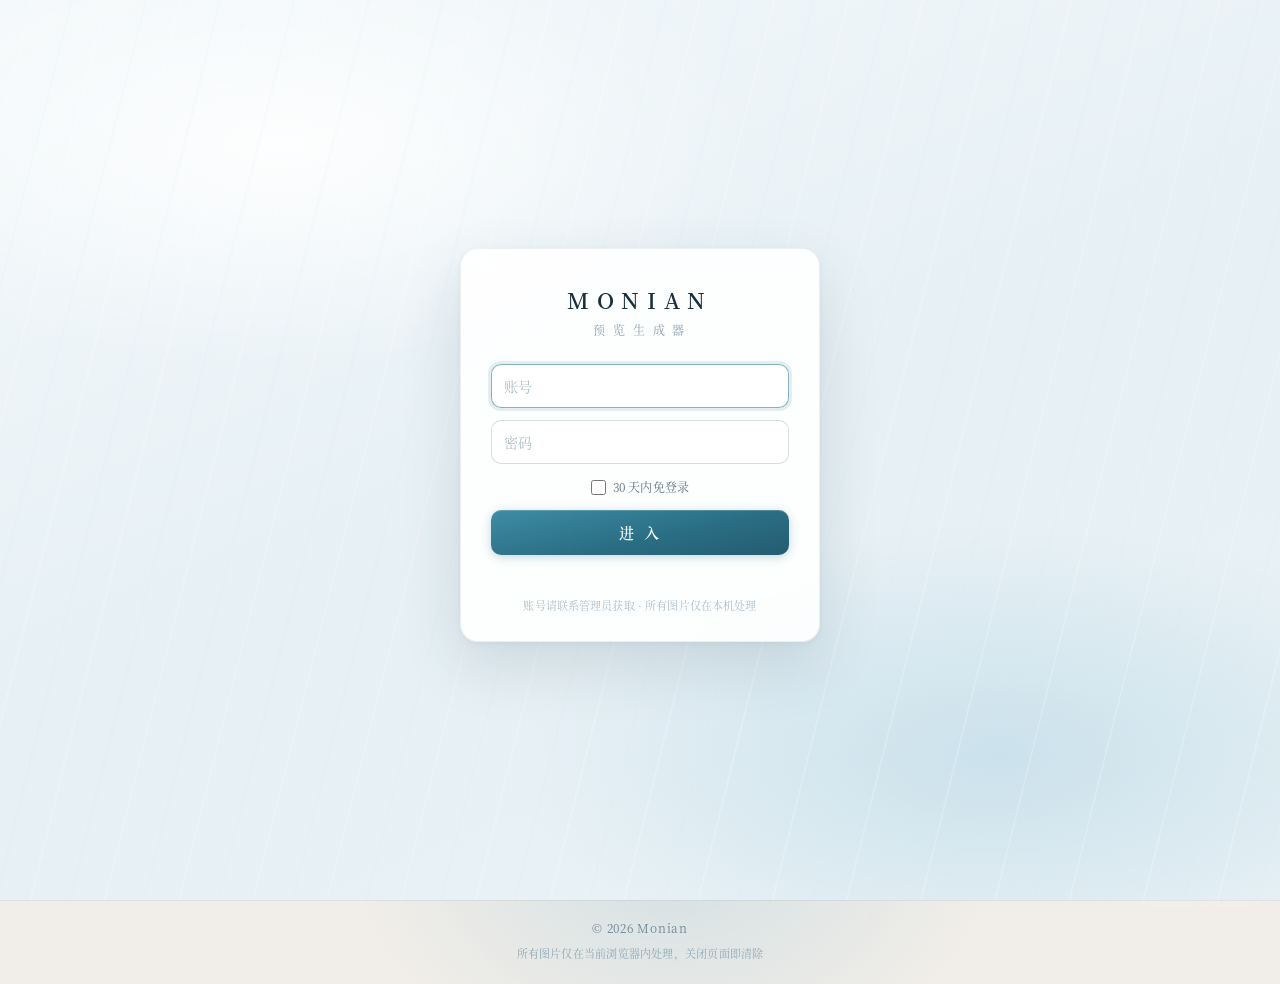
<file: index.html>
<!doctype html>
<html lang="zh-CN">
<head>
<meta charset="utf-8">
<meta name="viewport" content="width=device-width,initial-scale=1,viewport-fit=cover">
<meta name="theme-color" content="#eef3f5">
<title>Monian · 拼图预览生成器</title>
<meta name="description" content="上传文件夹，自动拼图并添加水印信息，一键生成高清预览长图。全部处理在浏览器本地完成，图片不会上传服务器。">
<meta property="og:title" content="Monian · 拼图预览生成器">
<meta property="og:description" content="上传文件夹，自动拼图并添加水印信息，一键生成高清预览长图。">
<link rel="icon" href="favicon.ico" sizes="any">
    <link rel="icon" type="image/png" sizes="192x192" href="assets/img/icon-192.png">
<link rel="icon" type="image/png" sizes="512x512" href="assets/img/icon-512.png">
<link rel="manifest" href="manifest.json">
<link rel="apple-touch-icon" sizes="180x180" href="assets/img/apple-touch-icon.png">
<meta name="apple-mobile-web-app-capable" content="yes">
<meta name="apple-mobile-web-app-status-bar-style" content="default">
<meta name="apple-mobile-web-app-title" content="Monian">
<link rel="stylesheet" href="assets/fonts/font.css?v=2">
<link rel="stylesheet" href="assets/css/style.css?v=21">
</head>
<body>

<header class="topbar">
  <div class="brand">
    <div class="brand-txt">
      <strong>Monian</strong>
      <span>拼图预览生成器</span>
    </div>
  </div>
  <div class="top-actions">
    <button class="btn btn-sm btn-ghost" id="btnGuide" type="button">使用说明</button>
    <button class="btn btn-sm btn-ghost" id="btnResetAll" type="button">重置</button>
  </div>
</header>

<main class="main">
  <aside class="panel" id="panel">

    <!-- 01 素材 -->
    <section class="card collapsible" data-card="files">
      <div class="card-hd" role="button" tabindex="0" aria-expanded="true">
        <span class="step">01</span>
        <h2>选择素材</h2>
        <span class="badge" id="fileCount">0 张</span>
        <svg class="chev" viewBox="0 0 12 12" aria-hidden="true"><path d="M3 4.5 6 7.5 9 4.5"/></svg>
      </div>
      <div class="card-bd">
        <div class="dropzone" id="dropzone">
          <svg class="dz-icon" viewBox="0 0 24 24" fill="none" stroke="currentColor" stroke-width="1.4" stroke-linecap="round" stroke-linejoin="round">
            <path d="M3 7.5A1.5 1.5 0 0 1 4.5 6h4l1.6 2H19.5A1.5 1.5 0 0 1 21 9.5v9A1.5 1.5 0 0 1 19.5 20h-15A1.5 1.5 0 0 1 3 18.5z"/>
            <path d="M12 17v-5M9.5 14.2 12 11.7l2.5 2.5"/>
          </svg>
          <div class="dz-txt">
            <p class="dz-title">拖入文件夹，或点击选择</p>
            <p class="dz-sub">文件夹名自动提取为水印 · JPG / PNG / WebP</p>
          </div>
          <div class="dz-actions">
            <button class="btn btn-primary" id="btnFolder" type="button">选择文件夹</button>
            <button class="btn btn-ghost" id="btnFiles" type="button">选择图片</button>
          </div>
        </div>
        <input type="file" id="inputFolder" webkitdirectory directory multiple hidden>
        <input type="file" id="inputFiles" accept="image/*" multiple hidden>

        <div class="progress" id="progress" hidden><div class="progress-bar" id="progressBar"></div><span id="progressTxt">处理中…</span></div>

        <div class="asset-box" id="assetInfo" hidden>
          <div class="auto-tip">名称 / 日期 / 张数会跟随内容联动，每条可单独开关并调整样式；文字默认是占位符，可自由修改</div>
          <div id="autoWmBox"></div>
        </div>

        <div class="thumbs" id="thumbs"></div>
      </div>
    </section>

    <!-- 02 水印 -->
    <section class="card collapsible" data-card="wm">
      <div class="card-hd" role="button" tabindex="0" aria-expanded="true">
        <span class="step">02</span>
        <h2>水印内容</h2>
        <span class="saved" id="savedHint">已保存</span>
        <svg class="chev" viewBox="0 0 12 12" aria-hidden="true"><path d="M3 4.5 6 7.5 9 4.5"/></svg>
      </div>
      <div class="card-bd">
        <div class="seg" id="wmTabs">
          <button class="on" data-tab="per" type="button">每张图上</button>
          <button data-tab="global" type="button">整张图上</button>
        </div>
        <div class="wm-list" id="wmList"></div>
        <div class="wm-add-row">
          <button class="btn btn-ghost" id="btnWmAdd" type="button">＋ 添加文字水印</button>
          <button class="btn btn-ghost" id="btnWmImg" type="button">＋ 添加图片水印</button>
        </div>
        <input type="file" id="inputWmImg" accept="image/png,image/webp,image/*" hidden>
        <p class="tip">图片水印支持 PNG 等透明底素材：与素材同为 16:9 的图会自动铺满每张图；其他比例可平铺或单张摆放，调尺寸、透明度、旋转。</p>
        <p class="tip">支持占位符：<code>{folder}</code> 名称 · <code>{date}</code> 时间 · <code>{index}</code> 序号 · <code>{count}</code> 张数</p>
        <div class="wm-foot">
          <button class="link" id="btnWmDefault" type="button">恢复推荐配置</button>
          <button class="link danger" id="btnWmClear" type="button">清空当前页</button>
        </div>
      </div>
    </section>

    <!-- 03 底图与标题 -->
    <section class="card collapsible" data-card="base">
      <div class="card-hd" role="button" tabindex="0" aria-expanded="true">
        <span class="step">03</span>
        <h2>底图与标题</h2>
        <span class="badge on" id="baseState">纯色</span>
        <svg class="chev" viewBox="0 0 12 12" aria-hidden="true"><path d="M3 4.5 6 7.5 9 4.5"/></svg>
      </div>
      <div class="card-bd">
        <div class="seg" id="baseTabs">
          <button class="on" data-mode="solid" type="button">纯色底图</button>
          <button data-mode="image" type="button">自定义底图</button>
          <button data-mode="none" type="button">无底图</button>
        </div>

        <div id="solidPanel">
          <div class="color-row">
            <label for="baseColor">底色</label>
            <input type="color" id="baseColor" value="#f2efe8">
            <div class="swatches" id="swatches">
              <button type="button" data-c="#f2efe8" style="background:#f2efe8"></button>
              <button type="button" data-c="#ffffff" style="background:#ffffff"></button>
              <button type="button" data-c="#e9e5dc" style="background:#e9e5dc"></button>
              <button type="button" data-c="#e6ecf2" style="background:#e6ecf2"></button>
              <button type="button" data-c="#f0e7e2" style="background:#f0e7e2"></button>
              <button type="button" data-c="#e7eee7" style="background:#e7eee7"></button>
              <button type="button" data-c="#f5efe2" style="background:#f5efe2"></button>
              <button type="button" data-c="#1b1913" style="background:#1b1913"></button>
            </div>
          </div>
          <label class="check"><input type="checkbox" id="showHead" checked><span>显示顶部标题与右侧信息</span></label>

          <div id="headFields">
            <div class="row">
              <label for="headerTitle">大标题</label>
              <input type="text" id="headerTitle" placeholder="留空则不显示标题（名称只印在图片上）">
            </div>
            <div class="head-style" id="titleStyleBox">
              <div class="hs-line">
                <span class="hs-label">标题</span>
                <select class="hs-anchor" data-target="title" title="标题位置">
                  <option value="tl">左上</option><option value="tc">正上</option><option value="tr">右上</option>
                  <option value="ml" selected>左中</option><option value="mc">正中</option><option value="mr">右中</option>
                  <option value="bl">左下</option><option value="bc">正下</option><option value="br">右下</option>
                </select>
                <input type="color" class="hs-color" data-target="title" value="#16161c" title="标题颜色">
                <button class="hs-reset" data-target="title" type="button">归位</button>
              </div>
              <div class="hs-line">
                <span class="hs-label">字号</span>
                <input type="range" id="titleSize" min="0.015" max="0.16" step="0.001" class="hs-size" data-target="title">
                <output id="titleSizeOut">自动</output>
              </div>
              <div class="hs-line">
                <span class="hs-label">左右</span>
                <input type="range" id="titleDx" min="-40" max="40" step="1" class="hs-dx" data-target="title">
                <output id="titleDxOut">0%</output>
              </div>
              <div class="hs-line">
                <span class="hs-label">上下</span>
                <input type="range" id="titleDy" min="-40" max="40" step="1" class="hs-dy" data-target="title">
                <output id="titleDyOut">0%</output>
              </div>
            </div>

            <div class="row align-start">
              <label for="headerMeta">相关信息</label>
              <textarea id="headerMeta" rows="3" placeholder="每行一条，如：&#10;价格 xxx&#10;联系方式 xxx..."></textarea>
            </div>
            <div class="head-style" id="metaStyleBox">
              <div class="hs-line">
                <span class="hs-label">信息</span>
                <select class="hs-anchor" data-target="meta" title="相关信息位置">
                  <option value="tl">左上</option><option value="tc">正上</option><option value="tr">右上</option>
                  <option value="ml">左中</option><option value="mc">正中</option><option value="mr" selected>右中</option>
                  <option value="bl">左下</option><option value="bc">正下</option><option value="br">右下</option>
                </select>
                <input type="color" class="hs-color" data-target="meta" value="#16161c" title="信息文字颜色">
                <button class="hs-reset" data-target="meta" type="button">归位</button>
              </div>
              <div class="hs-line">
                <span class="hs-label">字号</span>
                <input type="range" id="metaSize" min="0.006" max="0.024" step="0.0005" class="hs-size" data-target="meta">
                <output id="metaSizeOut">自动</output>
              </div>
              <div class="hs-line">
                <span class="hs-label">字距</span>
                <input type="range" id="metaSpacing" min="0" max="0.02" step="0.0005" class="hs-spacing" data-target="meta">
                <output id="metaSpacingOut">0</output>
              </div>
              <div class="hs-line">
                <span class="hs-label">左右</span>
                <input type="range" id="metaDx" min="-40" max="40" step="1" class="hs-dx" data-target="meta">
                <output id="metaDxOut">0%</output>
              </div>
              <div class="hs-line">
                <span class="hs-label">上下</span>
                <input type="range" id="metaDy" min="-40" max="40" step="1" class="hs-dy" data-target="meta">
                <output id="metaDyOut">0%</output>
              </div>
            </div>
          </div>
        </div>

        <div id="tplPanel" hidden>
          <div class="tpl-drop" id="tplDrop">
            <span>上传自己的底图（可带图案或个人水印）</span>
          </div>
          <input type="file" id="inputTpl" accept="image/*" hidden>

          <div id="tplControls" hidden>
            <div class="tpl-preview">
              <img id="tplThumb" alt="底图预览">
              <div class="tpl-preview-info"><span id="tplSize">—</span></div>
              <button class="mini danger" id="btnTplRemove" type="button">移除</button>
            </div>
            <p class="section-label">图片放置区域（相对画布百分比）</p>
            <div class="slider-row"><label>上</label><input type="range" id="padT" min="0" max="60" step="0.5"><output></output></div>
            <div class="slider-row"><label>右</label><input type="range" id="padR" min="0" max="40" step="0.5"><output></output></div>
            <div class="slider-row"><label>下</label><input type="range" id="padB" min="0" max="60" step="0.5"><output></output></div>
            <div class="slider-row"><label>左</label><input type="range" id="padL" min="0" max="40" step="0.5"><output></output></div>
            <label class="check"><input type="checkbox" id="showGuides"><span>在预览中显示放置区域参考线（不会导出）</span></label>
          </div>
        </div>

        <p class="tip" id="noneTip" hidden>无底图：不加标题栏和四周留白，图片直接拼接排列。</p>
        <p class="tip color-hint" id="colorHint">改底色只会影响「纯色底图」模式；现在停在其他模式时，先点上面的「纯色底图」再选颜色。</p>
      </div>
    </section>

    <!-- 04 版式 -->
    <section class="card collapsible" data-card="layout">
      <div class="card-hd" role="button" tabindex="0" aria-expanded="true">
        <span class="step">04</span>
        <h2>拼图版式</h2>
        <span class="badge" id="layoutState">3 列</span>
        <svg class="chev" viewBox="0 0 12 12" aria-hidden="true"><path d="M3 4.5 6 7.5 9 4.5"/></svg>
      </div>
      <div class="card-bd">
        <p class="section-label">排列方向</p>
        <div class="quick-grid" id="quickLayout">
          <button data-cols="1" type="button"><i class="ico-1"></i><span>上下拼接</span></button>
          <button data-cols="2" type="button"><i class="ico-2"></i><span>两列</span></button>
          <button data-cols="3" type="button"><i class="ico-3"></i><span>三列</span></button>
          <button data-cols="4" type="button"><i class="ico-4"></i><span>四列</span></button>
        </div>

        <div class="slider-row"><label>列数</label><input type="range" id="cols" min="1" max="6" step="1"><output></output></div>
        <div class="slider-row"><label>图片间距</label><input type="range" id="gap" min="0" max="4" step="0.1"><output></output></div>
        <div class="slider-row"><label>四周留白</label><input type="range" id="margin" min="0" max="10" step="0.5"><output></output></div>
        <div class="slider-row"><label>圆角</label><input type="range" id="radius" min="0" max="2" step="0.05"><output></output></div>

        <div class="fixed-note">
          <b id="ratioTip">单元格比例 16 : 9（素材多数为此比例）</b>
          <span>默认 16:9；素材不是 16:9 时自动跟随素材比例，等比缩放不裁剪、不拉伸</span>
        </div>
        <label class="check"><input type="checkbox" id="lastRowFill"><span>末行不满格时铺满整行（等比放大，比例不变）</span></label>
      </div>
    </section>

    <!-- 05 导出 -->
    <section class="card collapsible" data-card="export">
      <div class="card-hd" role="button" tabindex="0" aria-expanded="true">
        <span class="step">05</span>
        <h2>导出</h2>
        <span class="badge" id="expState">JPG</span>
        <svg class="chev" viewBox="0 0 12 12" aria-hidden="true"><path d="M3 4.5 6 7.5 9 4.5"/></svg>
      </div>
      <div class="card-bd">
        <div class="row">
          <label for="outWidth">输出宽度</label>
          <select id="outWidth">
            <option value="1080">1080 px · 轻量分享</option>
            <option value="1600">1600 px · 推荐</option>
            <option value="2000">2000 px · 高清</option>
            <option value="2400">2400 px · 超清</option>
            <option value="3000">3000 px · 印刷级</option>
          </select>
        </div>
        <div class="row">
          <label for="outFormat">格式</label>
          <select id="outFormat">
            <option value="jpeg">JPG（体积小）</option>
            <option value="png">PNG（无损）</option>
          </select>
        </div>
        <div class="slider-row" id="qualityRow"><label>画质</label><input type="range" id="quality" min="0.6" max="1" step="0.02"><output></output></div>
        <div class="out-info" id="outInfo">—</div>
        <button class="btn btn-primary full lg" id="btnExport2" type="button">生成并保存图片</button>
        <p class="tip center">图片只在你的设备上处理，不会上传到任何服务器。</p>
      </div>
    </section>

  </aside>

  <section class="stage">
    <div class="stage-wrap" id="stageWrap">
      <div class="stage-canvas" id="stageCanvas" hidden>
        <canvas id="preview"></canvas>
      </div>
      <div class="empty" id="empty">
        <svg viewBox="0 0 24 24" fill="none" stroke="currentColor" stroke-width="1.1" stroke-linecap="round" stroke-linejoin="round">
          <rect x="3" y="4" width="18" height="16" rx="2"/>
          <circle cx="8.5" cy="9.5" r="1.5"/>
          <path d="M21 16l-5-5-4 4-2-2-7 6"/>
        </svg>
        <h3>还没有素材</h3>
        <p>上传一个文件夹，自动拼成一张预览长图</p>
      </div>
    </div>
    <div class="stage-bar">
      <div class="stage-meta" id="stageMeta">等待素材…</div>
      <div class="stage-actions">
        <button class="btn btn-ghost btn-sm" id="btnFit" type="button">铺满</button>
        <button class="btn btn-ghost btn-sm danger" id="btnClearStage" type="button" disabled>清空素材</button>
        <button class="btn btn-primary" id="btnExport" type="button" disabled>导出图片</button>
      </div>
    </div>
  </section>
</main>

<footer class="foot">
  <div class="foot-brand">© 2026 Monian</div>
  <p class="foot-note">所有图片仅在当前浏览器内处理，关闭页面即清除</p>
</footer>

<div class="toast" id="toast"></div>
<button class="jump-preview" id="btnJump" type="button" hidden>↑ 预览</button>

<div class="modal" id="guideModal" hidden>
  <div class="modal-card">
    <div class="modal-hd">
      <h3>使用说明</h3>
      <button class="mini" id="btnGuideClose" type="button">关闭</button>
    </div>
    <div class="modal-bd">
      <ol class="guide">
        <li><b>选择素材</b>：点「选择文件夹」，程序会从文件夹名中自动拆出两条信息 —— 文件夹命名为 <code>【20261027】张艺兴</code> 时，时间就是「20261027」，名称就是「张艺兴」；没写成这种格式时，时间取文件修改日期。手机不支持选文件夹时，用「选择图片」多选，再手动填写名称和时间。</li>
        <li><b>填写水印</b>：点「添加一条水印」即可把名称、时间等任意内容作为水印加在图上；左侧圆点是文字颜色（底图颜色多变也能看清），可调字号、透明度、位置。水印输入一次后永久保存在本机浏览器，下次打开自动带出。</li>
        <li><b>用占位符</b>：<code>{folder}</code> 素材名称、<code>{date}</code> 日期、<code>{index}</code> 序号、<code>{count}</code> 总张数。</li>
        <li><b>看透明度</b>：文字「透明」滑条右边的小色块会跟着一起变淡，那就是水印在底图上的实际深浅；数值与效果是线性的，拖到一半就是一半。</li>
        <li><b>水印颜色</b>：底图是浅色时默认给深墨色，深色底图默认白色；想改就点左边的圆形色点。</li>
        <li><b>选底图</b>：默认「纯色底图」，可自选颜色并填写大标题与相关信息；也可上传自己设计好的底图，用「图片放置区域」框出空白处；选「无底图」则图片直接拼接。</li>
        <li><b>标题与相关信息</b>：两行文字各自有独立的「位置（九宫格）、颜色、字号、左右/上下微调」，相关信息还带「字距」（中文拉开、英文数字保持紧凑），点「归位」恢复默认；两者靠近时标题会自动避让，不会糊在一起。</li>
        <li><b>调位置</b>：水印点「位置」后可切换「九宫格」（左上、右下等固定位置，再用滑条微调）或「自由定位」（横向、纵向百分比滑条，想放哪就放哪）。</li>
        <li><b>调整版式</b>：列数决定上下拼接还是多列网格，右侧会实时预览；03、04 两张卡片点标题可以收起，收起后能看到更多内容（状态会被记住）。</li>
        <li><b>导出</b>：选择宽度与格式后保存。所有处理都在本机完成，图片不会上传。</li>
        <li><b>折叠面板</b>：01–05 每张卡片点标题都能收起/展开，收起更多卡片就能一次看到下方内容。</li>
      </ol>
      <p class="tip">提示：给水印留出低透明度、贴边放置的位置，既能看清文字，也不会挡住人物主体。</p>
    </div>
  </div>
</div>

<script src="assets/js/core.js?v=13"></script>
<script src="assets/js/render.js?v=20"></script>
<script src="assets/js/app.js?v=20"></script>
<script src="assets/js/auth.js?v=5"></script>
</body>
</html>
</file>
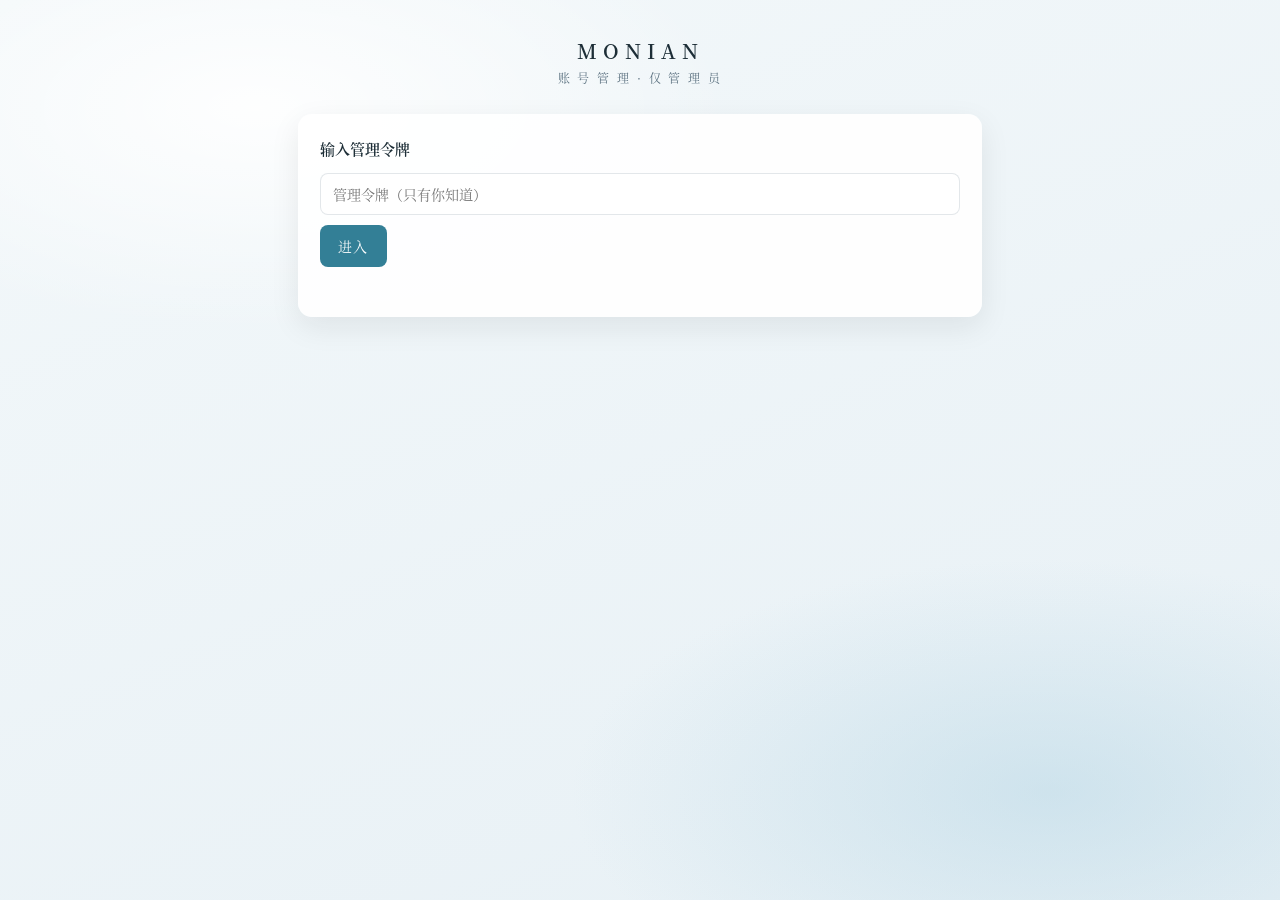
<file: admin.html>
<!DOCTYPE html>
<html lang="zh-CN">
<head>
<meta charset="UTF-8">
<meta name="viewport" content="width=device-width, initial-scale=1, viewport-fit=cover">
<meta name="robots" content="noindex,nofollow">
<title>Monian · 账号管理</title>
<link rel="stylesheet" href="assets/fonts/font.css?v=2">
<link rel="icon" href="favicon.ico" sizes="any">
<style>
  :root{--bg:#eef3f5;--card:rgba(255,255,255,.92);--ink:#1d2e37;--sub:#5c7280;--line:rgba(60,88,104,.14);--accent:#337f96;}
  *{box-sizing:border-box;font-family:"Monian Serif","Noto Serif SC","Source Han Serif SC","Songti SC",serif;}
  body{margin:0;min-height:100vh;color:var(--ink);
    background:radial-gradient(60% 40% at 20% 12%,rgba(255,255,255,.9),transparent 62%),
      radial-gradient(55% 38% at 82% 88%,rgba(180,213,228,.5),transparent 68%),
      linear-gradient(158deg,#f3f8fa,#e7f0f5);}
  .wrap{max-width:720px;margin:0 auto;padding:36px 18px 60px;}
  h1{font-size:20px;letter-spacing:.3em;margin:0 0 4px;text-align:center;}
  .sub{text-align:center;font-size:12px;color:var(--sub);letter-spacing:.2em;margin-bottom:28px;}
  .card{background:var(--card);border-radius:14px;padding:24px 22px;box-shadow:0 10px 30px rgba(29,26,21,.08);margin-bottom:18px;}
  .card h2{font-size:15px;margin:0 0 14px;font-weight:600;}
  input,button{font-size:14px;}
  input{border:1px solid var(--line);border-radius:8px;padding:10px 12px;background:rgba(255,255,255,.92);color:var(--ink);}
  input:focus{outline:none;border-color:var(--accent);}
  .frow{display:flex;gap:10px;flex-wrap:wrap;margin-bottom:10px;}
  .frow input{flex:1;min-width:120px;}
  button.b{border:none;border-radius:8px;padding:11px 18px;background:var(--accent);color:#fff;cursor:pointer;letter-spacing:.1em;}
  button.b:disabled{opacity:.5;cursor:default;}
  button.ghost{border:1px solid var(--line);background:#fff;color:var(--sub);border-radius:8px;padding:9px 14px;cursor:pointer;}
  .msg{min-height:18px;font-size:12px;margin-top:8px;color:#c0574f;white-space:pre-wrap;}
  .msg.ok{color:#4a7c46;}
  table{width:100%;border-collapse:collapse;font-size:13px;}
  th,td{text-align:left;padding:9px 8px;border-bottom:1px solid var(--line);}
  th{color:var(--sub);font-weight:500;font-size:12px;}
  td .mini{border:none;background:none;color:var(--accent);cursor:pointer;font-size:12px;text-decoration:underline;padding:0;margin-right:10px;}
  td .mini.del{color:#c0574f;}
  .exp-old{color:#c0574f;}
  .hint{font-size:12px;color:var(--sub);line-height:1.7;}
  .hide{display:none;}
  label.ck{display:flex;align-items:center;gap:6px;font-size:12px;color:var(--sub);}
  label.ck input{width:auto;}
  select{border:1px solid var(--line);border-radius:8px;padding:10px 12px;background:rgba(255,255,255,.92);color:var(--ink);font-size:14px;}
  select:focus{outline:none;border-color:var(--accent);}
  .exp-preview{font-size:12px;color:var(--accent);margin-top:2px;}
  /* 改期小面板 */
  #expDlg{position:fixed;inset:0;z-index:50;background:rgba(29,26,21,.35);display:flex;align-items:center;justify-content:center;padding:16px;}
  #expDlg.hide{display:none;}
  #devDlg{position:fixed;inset:0;z-index:50;background:rgba(29,26,21,.45);display:flex;align-items:center;justify-content:center;padding:16px;}
  #devDlg.hide{display:none;}
  #devDlg .box{background:#fff;border-radius:14px;padding:22px;width:min(420px,94vw);box-shadow:0 16px 44px rgba(29,26,21,.2);max-height:88vh;display:flex;flex-direction:column;}
  #devDlg h3{margin:0 0 14px;font-size:15px;}
  .devrow{border:1px solid var(--line);border-radius:10px;padding:10px 12px;margin-bottom:8px;background:#fcfbf8;}
  .devrow .dv1{font-weight:600;font-size:13px;display:flex;justify-content:space-between;}
  .devrow .dv1 .cnt{color:var(--sub);font-weight:400;}
  .devrow .cnt.hot{color:#c0574f;}
  .devrow .dv2{font-size:12px;color:var(--sub);margin-top:3px;}
  .devwarn{color:#c0574f;font-size:12px;margin:4px 0 8px;}
  #expDlg .box{background:#fff;border-radius:14px;padding:22px;width:min(340px,92vw);box-shadow:0 16px 44px rgba(29,26,21,.2);}
  #tokDlg{position:fixed;inset:0;z-index:50;background:rgba(29,26,21,.45);display:flex;align-items:center;justify-content:center;padding:16px;}
  #tokDlg.hide{display:none;}
  #tokDlg .box{background:#fff;border-radius:14px;padding:22px;width:min(440px,94vw);box-shadow:0 16px 44px rgba(29,26,21,.2);max-height:88vh;overflow:auto;}
  #tokDlg h3{margin:0 0 14px;font-size:15px;}
  #expDlg h3{margin:0 0 14px;font-size:15px;}
  #expDlg .frow{margin-bottom:12px;}
  /* 移动端：表格变折叠卡片 */
  @media (max-width:640px){
    .wrap{padding:24px 12px 48px;}
    .card{padding:18px 14px;}
    #listTable thead{display:none;}
    #listTable,#listTable tbody{display:block;width:100%;}
    #listTable{display:none;}               /* 移动端用卡片，不用表格 */
    #mList{display:block;}
    .mcard{border:1px solid var(--line);border-radius:10px;margin-bottom:10px;background:#fcfbf8;overflow:hidden;}
    .mhead{display:flex;justify-content:space-between;align-items:center;padding:12px 14px;cursor:pointer;gap:10px;}
    .mhead .mu{font-weight:600;font-size:14px;}
    .mhead .ms{font-size:12px;color:var(--sub);}
    .mhead .ms.bad{color:#c0574f;}
    .mhead .arrow{color:var(--sub);font-size:12px;transition:transform .15s;}
    .mcard.open .arrow{transform:rotate(180deg);}
    .mbody{display:none;border-top:1px dashed var(--line);padding:10px 14px 12px;}
    .mcard.open .mbody{display:block;}
    .mbody .mr{display:flex;justify-content:space-between;font-size:13px;padding:4px 0;gap:10px;}
    .mbody .mr .k{color:var(--sub);font-size:12px;flex-shrink:0;}
    .mbody .mr .bad{color:#c0574f;}
    .mbody .macts{display:flex;flex-wrap:wrap;gap:8px;padding-top:8px;}
    .mbody .mini{flex:1 1 0;min-width:calc(33.33% - 6px);font-size:13px;border:1px solid var(--line);background:#fff;border-radius:8px;padding:10px 6px;text-decoration:none;color:var(--accent);text-align:center;}
    .mbody .mini.del{color:#c0574f;}
    .frow input,.frow select{flex:1 1 100%;}
  }
  @media (min-width:641px){
    #mList{display:none;}                   /* PC 用表格 */
  }
  .pager{display:flex;align-items:center;gap:10px;margin-top:12px;font-size:12px;color:var(--sub);}
  .pager button{border:1px solid var(--line);background:#fff;border-radius:7px;padding:6px 12px;cursor:pointer;color:var(--ink);font-size:12px;}
  .pager button:disabled{opacity:.4;cursor:default;}
  .search-row{display:flex;gap:10px;margin-bottom:12px;}
  .search-row input{flex:1;}
</style>
</head>
<body>
<div class="wrap">
  <h1>MONIAN</h1>
  <div class="sub">账 号 管 理 · 仅 管 理 员</div>

  <!-- ① 管理令牌 -->
  <div class="card" id="tokenCard">
    <h2 id="tokenTitle">输入管理令牌</h2>
    <div class="frow"><input id="tk" type="password" placeholder="管理令牌（只有你知道）"></div>
    <div class="frow hide" id="tkConfirmRow"><input id="tk2" type="password" placeholder="再输入一次确认"></div>
    <button class="b" id="tkBtn">进入</button>
    <div class="hint hide" id="firstHint" style="margin-top:12px">
      首次使用：上面设置一个只有你知道的管理令牌（将存为哈希）。<br>
      推送到 GitHub 还需要你的 GitHub Token（ PAT，需 repo 写权限），在下方填写。
    </div>
    <div class="msg" id="tkMsg"></div>
  </div>

  <!-- ② GitHub Token -->
  <div class="card hide" id="patCard">
    <h2>GitHub 推送凭证</h2>
    <div class="frow"><input id="pat" type="password" placeholder="GitHub Personal Access Token（repo 权限）"></div>
    <div class="frow" style="align-items:center">
      <label class="ck"><input type="checkbox" id="patRemember" checked> 在本机记住（仅存此浏览器）</label>
      <button class="b" id="patBtn" style="margin-left:auto">确认</button>
    </div>
    <div class="hint">Token 只保存在你自己的浏览器里，不会写进仓库。创建入口：GitHub → Settings → Developer settings → Personal access tokens。</div>
    <div class="msg" id="patMsg"></div>
  </div>

  <!-- ③ 账号管理 -->
  <div class="hide" id="mgr">
    <div class="card">
      <h2>账号列表</h2>
      <div class="search-row">
        <input id="q" placeholder="搜索账号或备注…">
      </div>
      <table id="listTable">
        <thead><tr><th>账号</th><th>备注</th><th>有效期</th><th>到期日</th><th>操作</th></tr></thead>
        <tbody id="tbody"></tbody>
      </table>
      <div id="mList"></div>
      <div class="pager">
        <button id="pgPrev">上一页</button>
        <span id="pgInfo"></span>
        <button id="pgNext">下一页</button>
      </div>
      <p class="hint" id="count" style="margin:10px 0 0"></p>
    </div>
    <div class="card">
      <h2>添加账号</h2>
      <div class="frow"><input id="nu" placeholder="账号（登录用）"></div>
      <div class="frow"><input id="np" type="password" placeholder="密码"></div>
      <div class="frow"><input id="nn" placeholder="备注（如：张师傅）"></div>
      <div class="frow">
        <select id="neSel" style="flex:1;min-width:140px">
          <option value="0">永久有效</option>
          <option value="30">30 天</option>
          <option value="60">60 天</option>
          <option value="90">90 天</option>
          <option value="custom">自定义天数…</option>
        </select>
        <input id="neDays" type="number" min="1" placeholder="天数" class="hide" style="flex:1;min-width:100px">
      </div>
      <div class="exp-preview" id="nePrev"></div>
      <div style="margin-top:12px">
        <button class="b" id="addBtn">添加</button>
        <span style="margin-left:10px;font-size:12px;color:var(--sub)">密码只存哈希，添加后不可查看原文</span>
      </div>
      <div class="msg" id="addMsg"></div>
    </div>
    <div class="card">
      <button class="b" id="pushBtn">推送到 GitHub</button>
      <button class="ghost" id="logTokBtn" style="margin-left:10px">上报密钥</button>
      <button class="ghost" id="reloadBtn" style="margin-left:10px">重新读取</button>
      <button class="ghost" id="exitBtn" style="margin-left:10px">退出</button>
      <div class="msg" id="pushMsg"></div>
    </div>
    <p class="hint" style="text-align:center">改动需点击「推送到 GitHub」才会生效；推送成功后约 1 分钟线上更新。</p>
  </div>
</div>

<!-- 设备面板 -->
<div id="devDlg" class="hide">
  <div class="box" style="width:min(420px,94vw)">
    <h3>登录设备 · <span id="devName"></span></h3>
    <div id="devList" class="hint" style="max-height:50vh;overflow:auto"></div>
    <div class="frow" style="margin-top:16px;justify-content:flex-end">
      <button class="b" id="devClose">关闭</button>
    </div>
  </div>
</div>

<!-- 更新上报密钥 -->
<div id="tokDlg" class="hide">
  <div class="box">
    <h3>更新设备上报密钥</h3>
    <div class="hint" style="margin-bottom:12px">
      用于登录设备信息上报到 <b>Mlinkr/Log</b> 仓库的 Fine-grained Token（Contents 读写权限）。<br>
      旧密钥过期或疑似泄露时，在这里换新即可，无需改代码文件。
    </div>
    <div class="frow"><input id="ntok" type="password" placeholder="粘贴新的 github_pat_… Token"></div>
    <div class="hint" style="margin-bottom:12px">
      创建入口：GitHub → Settings → Developer settings → Fine-grained tokens →
      仓库选 <b>Mlinkr/Log</b>，权限 <b>Contents: Read and write</b>，有效期最长 1 年。
    </div>
    <div class="frow" style="justify-content:flex-end;gap:10px">
      <button class="ghost" id="tokCancel">取消</button>
      <button class="b" id="tokSave">更新并发布</button>
    </div>
    <div class="msg" id="tokMsg"></div>
  </div>
</div>

<!-- 改期小面板 -->
<div id="expDlg" class="hide">
  <div class="box">
    <h3>修改有效期 · <span id="dlgName"></span></h3>
    <div class="frow">
      <select id="dlgSel" style="flex:1">
        <option value="0">永久有效</option>
        <option value="30">30 天</option>
        <option value="60">60 天</option>
        <option value="90">90 天</option>
        <option value="custom">自定义天数…</option>
      </select>
    </div>
    <div class="frow"><input id="dlgDays" type="number" min="1" placeholder="天数" class="hide"></div>
    <div class="exp-preview" id="dlgPrev"></div>
    <div class="frow" style="margin-top:16px;justify-content:flex-end">
      <button class="ghost" id="dlgCancel">取消</button>
      <button class="b" id="dlgOk" style="margin-left:10px">确定</button>
    </div>
  </div>
</div>

<script>
(function () {
  'use strict';
  const REPO = 'Mlinkr/Monian-Preview';
  const BRANCH = 'master';
  const PATH = 'assets/data/accounts.json';
  const API = 'https://api.github.com';
  const $ = (s) => document.querySelector(s);

  const state = { data: null, adminHash: null, pat: '', q: '', page: 1, expanded: new Set() };
  const PAGE_SIZE = 10;

  async function sha(text) {
    const buf = await crypto.subtle.digest('SHA-256', new TextEncoder().encode(text));
    return Array.from(new Uint8Array(buf)).map((b) => b.toString(16).padStart(2, '0')).join('');
  }
  async function loadAccounts() {
    const r = await fetch(PATH + '?t=' + Date.now(), { cache: 'no-store' });
    if (!r.ok) throw new Error('账号表读取失败 ' + r.status);
    return r.json();
  }
  async function ghGetSha() {
    const r = await fetch(`${API}/repos/${REPO}/contents/${PATH}?ref=${BRANCH}`, {
      headers: { Authorization: 'Bearer ' + state.pat, Accept: 'application/vnd.github+json' },
    });
    if (!r.ok) throw new Error('读取 GitHub 文件失败 ' + r.status + '（检查 Token 权限）');
    const j = await r.json();
    return j.sha;
  }
  async function ghCommit(text, message) {
    const sha = await ghGetSha();
    const r = await fetch(`${API}/repos/${REPO}/contents/${PATH}`, {
      method: 'PUT',
      headers: { Authorization: 'Bearer ' + state.pat, Accept: 'application/vnd.github+json' },
      body: JSON.stringify({
        message, sha, branch: BRANCH,
        content: btoa(unescape(encodeURIComponent(text))),
      }),
    });
    if (!r.ok) {
      const t = await r.text();
      throw new Error('推送失败 ' + r.status + ' ' + t.slice(0, 160));
    }
  }
  function buildJson() {
    return JSON.stringify({ admin: state.data.admin, users: state.data.users }, null, 2) + '\n';
  }
  function todayStr() {
    const d = new Date();
    return `${d.getFullYear()}-${String(d.getMonth() + 1).padStart(2, '0')}-${String(d.getDate()).padStart(2, '0')}`;
  }
  /* 今天 + days 天 → YYYY-MM-DD（days=0 表示永久，返回空串） */
  function expireFromDays(days) {
    if (!days || days <= 0) return '';
    const d = new Date();
    d.setDate(d.getDate() + days);
    return `${d.getFullYear()}-${String(d.getMonth() + 1).padStart(2, '0')}-${String(d.getDate()).padStart(2, '0')}`;
  }
  /* 由到期日反推显示用的「有效期」描述 */
  function expLabel(u) {
    if (!u.expire) return '永久';
    const days = Math.round((new Date(u.expire + 'T23:59:59') - new Date(todayStr() + 'T00:00:00')) / 864e5);
    if (days > 0) return days + ' 天';
    return '已到期';
  }

  /* ---------- 改期小面板 ---------- */
  let expTarget = -1;
  function openExpDlg(i) {
    expTarget = i;
    const u = state.data.users[i];
    $('#dlgName').textContent = u.u;
    // 根据剩余天数预选
    const days = Math.round((new Date(u.expire + 'T23:59:59') - new Date(todayStr() + 'T00:00:00')) / 864e5);
    const sel = $('#dlgSel');
    if (!u.expire) sel.value = '0';
    else if (days === 30 || days === 60 || days === 90) sel.value = String(days);
    else sel.value = 'custom';
    $('#dlgDays').value = (sel.value === 'custom' && days > 0) ? days : '';
    syncDlgPrev();
    show('#expDlg', true);
  }
  function dlgExpire() {
    const v = $('#dlgSel').value;
    if (v === 'custom') {
      const n = Math.floor(+$('#dlgDays').value || 0);
      return n > 0 ? expireFromDays(n) : '';
    }
    return expireFromDays(+v);
  }
  function syncDlgPrev() {
    const e = dlgExpire();
    $('#dlgPrev').textContent = e ? '到期日：' + e : '永久有效';
  }

  /* ---------- 渲染 ---------- */
  function filteredUsers() {
    const q = state.q.trim().toLowerCase();
    const list = state.data.users || [];
    if (!q) return list;
    return list.filter((u) =>
      String(u.u || '').toLowerCase().includes(q) || String(u.note || '').toLowerCase().includes(q));
  }
  function actButtons(i) {
    return `<button class="mini" data-act="pwd" data-i="${i}">改密</button>
      <button class="mini" data-act="exp" data-i="${i}">改期</button>
      <button class="mini" data-act="dev" data-i="${i}">设备</button>
      <button class="mini" data-act="note" data-i="${i}">改备注</button>
      <button class="mini del" data-act="del" data-i="${i}">删除</button>`;
  }
  function render() {
    const all = filteredUsers();
    const totalPages = Math.max(1, Math.ceil(all.length / PAGE_SIZE));
    state.page = Math.min(Math.max(1, state.page), totalPages);
    const page = all.slice((state.page - 1) * PAGE_SIZE, state.page * PAGE_SIZE);
    const today = todayStr();
    // data-i 用全量索引，保证增删后操作仍指向正确的账号
    const gIdx = (u) => (state.data.users || []).indexOf(u);

    const tb = $('#tbody'); tb.innerHTML = '';
    page.forEach((u) => {
      const i = gIdx(u);
      const old = u.expire && u.expire < today;
      const tr = document.createElement('tr');
      tr.innerHTML = `
        <td>${u.u}</td>
        <td>${u.note || '—'}</td>
        <td class="${old ? 'exp-old' : ''}">${expLabel(u)}</td>
        <td class="${old ? 'exp-old' : ''}">${u.expire || '永久'}${old ? '（已过期）' : ''}</td>
        <td class="td-actions">${actButtons(i)}</td>`;
      tb.appendChild(tr);
    });

    const ml = $('#mList'); ml.innerHTML = '';
    page.forEach((u) => {
      const i = gIdx(u);
      const old = u.expire && u.expire < today;
      const card = document.createElement('div');
      card.className = 'mcard' + (state.expanded.has(u.u) ? ' open' : '');
      card.innerHTML = `
        <div class="mhead" data-u="${u.u}">
          <span class="mu">${u.u}</span>
          <span class="ms ${old ? 'bad' : ''}">${expLabel(u)}</span>
          <span class="arrow">▾</span>
        </div>
        <div class="mbody">
          <div class="mr"><span class="k">备注</span><span>${u.note || '—'}</span></div>
          <div class="mr"><span class="k">有效期</span><span class="${old ? 'bad' : ''}">${expLabel(u)}</span></div>
          <div class="mr"><span class="k">到期日</span><span class="${old ? 'bad' : ''}">${u.expire || '永久'}${old ? '（已过期）' : ''}</span></div>
          <div class="macts">${actButtons(i)}</div>
        </div>`;
      ml.appendChild(card);
    });

    $('#pgInfo').textContent = all.length ? `第 ${state.page} / ${totalPages} 页 · 共 ${all.length} 条` : '无匹配账号';
    $('#pgPrev').disabled = state.page <= 1;
    $('#pgNext').disabled = state.page >= totalPages;
    $('#count').textContent = `共 ${(state.data.users || []).length} 个账号（改动后需点「推送到 GitHub」）`;
  }
  function show(id, on) { $(id).classList.toggle('hide', !on); }

  /* ---------- ① 令牌 ---------- */
  async function tokenStep() {
    const tk = $('#tk').value.trim();
    if (!tk) { $('#tkMsg').textContent = '请输入令牌'; return; }
    const first = !state.data.admin;
    if (first) {
      if ($('#tk2').value.trim() !== tk) { $('#tkMsg').textContent = '两次输入不一致'; return; }
      state.data.admin = { p: await sha('__admin__:' + tk) };
      show('#patCard', true);
      $('#tkMsg').className = 'msg ok';
      $('#tkMsg').textContent = '令牌已就绪，还需填写 GitHub Token 完成首次保存';
      $('#pat').focus();
      return;
    }
    const h = await sha('__admin__:' + tk);
    if (h !== state.data.admin.p) { $('#tkMsg').textContent = '令牌不正确'; return; }
    $('#tkMsg').className = 'msg ok';
    $('#tkMsg').textContent = '令牌正确';
    // 已记住 PAT 则直接进
    const saved = localStorage.getItem('mnPat');
    if (saved) { state.pat = saved; enterMgr(); }
    else show('#patCard', true);
  }

  /* ---------- ② PAT ---------- */
  function patStep() {
    const p = $('#pat').value.trim();
    if (!p) { $('#patMsg').textContent = '请填写 GitHub Token'; return; }
    state.pat = p;
    if ($('#patRemember').checked) localStorage.setItem('mnPat', p);
    else localStorage.removeItem('mnPat');
    $('#patMsg').className = 'msg ok';
    $('#patMsg').textContent = '已确认';
    enterMgr();
  }

  function enterMgr() {
    show('#tokenCard', false);
    show('#patCard', false);
    show('#mgr', true);
    render();
  }

  /* ---------- ③ 管理 ---------- */
  async function push() {
    const btn = $('#pushBtn');
    btn.disabled = true;
    $('#pushMsg').className = 'msg';
    $('#pushMsg').textContent = '正在推送…';
    try {
      await ghCommit(buildJson(), 'chore: 更新账号表 (' + new Date().toLocaleString('zh-CN') + ')');
      $('#pushMsg').className = 'msg ok';
      $('#pushMsg').textContent = '推送成功，约 1 分钟后线上生效';
    } catch (e) {
      $('#pushMsg').textContent = e.message;
    }
    btn.disabled = false;
  }

  function bind() {
    $('#tkBtn').addEventListener('click', tokenStep);
    $('#tk').addEventListener('keydown', (e) => { if (e.key === 'Enter') tokenStep(); });
    $('#patBtn').addEventListener('click', patStep);
    $('#pat').addEventListener('keydown', (e) => { if (e.key === 'Enter') patStep(); });
    $('#pushBtn').addEventListener('click', push);
    $('#q').addEventListener('input', () => { state.q = $('#q').value; state.page = 1; render(); });
    $('#pgPrev').addEventListener('click', () => { state.page--; render(); });
    $('#pgNext').addEventListener('click', () => { state.page++; render(); });
    $('#mList').addEventListener('click', async (e) => {
      const btn = e.target.closest('.mini');
      if (btn) { await doAction(btn); return; }
      const head = e.target.closest('.mhead');
      if (!head) return;
      const u = head.dataset.u;
      if (state.expanded.has(u)) state.expanded.delete(u); else state.expanded.add(u);
      head.parentElement.classList.toggle('open');
    });
    $('#reloadBtn').addEventListener('click', async () => {
      state.data = await loadAccounts(); render();
      $('#pushMsg').className = 'msg ok'; $('#pushMsg').textContent = '已重新读取';
    });
    $('#exitBtn').addEventListener('click', () => location.reload());

    $('#addBtn').addEventListener('click', async () => {
      const u = $('#nu').value.trim(), p = $('#np').value;
      const note = $('#nn').value.trim();
      const expire = ($('#neSel').value === 'custom')
        ? expireFromDays(Math.floor(+$('#neDays').value || 0))
        : expireFromDays(+$('#neSel').value);
      const msg = $('#addMsg');
      if (!u || !p) { msg.textContent = '账号和密码都要填'; return; }
      if ($('#neSel').value === 'custom' && !(+$('#neDays').value > 0)) { msg.textContent = '自定义天数需填大于 0 的数字'; return; }
      if ((state.data.users || []).some((x) => x.u === u)) { msg.textContent = '该账号已存在'; return; }
      state.data.users = state.data.users || [];
      state.data.users.push({ u, p: await sha(`${u}:${p}`), note, expire });
      render();
      msg.className = 'msg ok';
      msg.textContent = '已加入列表，记得点「推送到 GitHub」';
      ['nu', 'np', 'nn'].forEach((id) => { $('#' + id).value = ''; });
      $('#neSel').value = '0'; $('#neDays').value = ''; syncAddPrev();
    });

    // 添加表单：有效期选择联动
    const syncAddPrev = () => {
      const custom = $('#neSel').value === 'custom';
      $('#neDays').classList.toggle('hide', !custom);
      if (custom) { $('#neDays').focus(); }
      const e = ($('#neSel').value === 'custom')
        ? expireFromDays(Math.floor(+$('#neDays').value || 0))
        : expireFromDays(+$('#neSel').value);
      $('#nePrev').textContent = e ? '到期日：' + e : '不设到期日';
    };
    $('#neSel').addEventListener('change', syncAddPrev);
    $('#neDays').addEventListener('input', syncAddPrev);
    syncAddPrev();

    // 改期面板
    $('#dlgSel').addEventListener('change', () => {
      $('#dlgDays').classList.toggle('hide', $('#dlgSel').value !== 'custom');
      syncDlgPrev();
    });
    $('#dlgDays').addEventListener('input', syncDlgPrev);
    $('#dlgCancel').addEventListener('click', () => show('#expDlg', false));
    $('#devClose').addEventListener('click', () => show('#devDlg', false));

    /* ---------- 更新上报密钥 ---------- */
    const AUTH_JS = 'assets/js/auth.js';
    const INDEX_HTML = 'index.html';
    $('#logTokBtn').addEventListener('click', () => { $('#ntok').value = ''; $('#tokMsg').textContent = ''; show('#tokDlg', true); });
    $('#tokCancel').addEventListener('click', () => show('#tokDlg', false));
    $('#tokSave').addEventListener('click', async () => {
      const tok = $('#ntok').value.trim();
      const msg = $('#tokMsg');
      msg.className = 'msg';
      if (!/^github_pat_[A-Za-z0-9_]{60,}$/.test(tok)) { msg.textContent = '格式不对：应以 github_pat_ 开头（Fine-grained Token）'; return; }
      if (!state.pat) { msg.textContent = '请先在上方填好 GitHub 推送凭证（PAT）'; return; }
      const btn = $('#tokSave');
      btn.disabled = true; msg.textContent = '正在读取线上文件…';
      try {
        const ghHeaders = { Authorization: 'Bearer ' + state.pat, Accept: 'application/vnd.github+json' };
        // 1. 读线上 auth.js
        let r = await fetch(`${API}/repos/${REPO}/contents/${AUTH_JS}?ref=${BRANCH}`, { headers: ghHeaders, cache: 'no-store' });
        if (!r.ok) throw new Error('auth.js 读取失败 ' + r.status);
        let j = await r.json();
        const authSha = j.sha;
        let src = new TextDecoder().decode(Uint8Array.from(atob(j.content.replace(/\n/g, '')), (c) => c.charCodeAt(0)));
        if (!/const LOG_TOKEN = \[/.test(src)) throw new Error('线上 auth.js 里找不到上报密钥位置，请手动处理');
        const half = Math.ceil(tok.length / 2);
        src = src.replace(/const LOG_TOKEN = \[[^\]]*\]\.join\(''\);/,
          `const LOG_TOKEN = ['${tok.slice(0, half)}','${tok.slice(half)}'].join('');`);
        // 2. 读线上 index.html，bump auth.js 版本号强制刷新缓存
        r = await fetch(`${API}/repos/${REPO}/contents/${INDEX_HTML}?ref=${BRANCH}`, { headers: ghHeaders, cache: 'no-store' });
        if (!r.ok) throw new Error('index.html 读取失败 ' + r.status);
        j = await r.json();
        const idxSha0 = j.sha;
        let idx = new TextDecoder().decode(Uint8Array.from(atob(j.content.replace(/\n/g, '')), (c) => c.charCodeAt(0)));
        const m = idx.match(/auth\.js\?v=(\d+)/);
        idx = idx.replace(/auth\.js\?v=\d+/, 'auth.js?v=' + (m ? +m[1] + 1 : 1));
        // 3. 依次推送
        const put = async (path, content, sha, message) => {
          const rr = await fetch(`${API}/repos/${REPO}/contents/${path}`, {
            method: 'PUT', headers: ghHeaders,
            body: JSON.stringify({
              message, branch: BRANCH,
              content: btoa(unescape(encodeURIComponent(content))),
              sha,
            }),
          });
          if (!rr.ok) throw new Error(path + ' 推送失败 ' + rr.status + ' ' + (await rr.text()).slice(0, 120));
        };
        msg.textContent = '正在推送 auth.js…';
        await put(AUTH_JS, src, authSha, 'chore: 更新设备上报密钥');
        msg.textContent = '正在更新版本号…';
        await put(INDEX_HTML, idx, idxSha0, 'chore: auth.js 版本号 bump');
        msg.className = 'msg ok';
        msg.textContent = '✅ 更新成功！约 1 分钟后线上生效，新登录将用新密钥上报。';
        $('#ntok').value = '';
      } catch (e) {
        msg.textContent = '❌ ' + e.message;
      } finally {
        btn.disabled = false;
      }
    });

    /* ---------- 设备面板 ---------- */
    $('#dlgOk').addEventListener('click', () => {
      if (expTarget >= 0 && state.data.users[expTarget]) {
        state.data.users[expTarget].expire = dlgExpire();
        render();
      }
      show('#expDlg', false);
    });

    $('#tbody').addEventListener('click', async (e) => {
      const b = e.target.closest('.mini');
      if (!b) return;
      await doAction(b);
    });
  }

  /* 设备面板（PC 表格与移动卡片共用） */
  const DEV_WARN = 3;   // 设备数超过这个值标红（可自行调整）
  async function openDevDlg(account) {
    $('#devName').textContent = account;
    $('#devList').innerHTML = '正在读取…';
    show('#devDlg', true);
    try {
      // 公开仓库 raw 直读，绕过 CDN 缓存拿最新
      const r = await fetch('https://raw.githubusercontent.com/Mlinkr/Log/main/Monian-devices.json?t=' + Date.now(), { cache: 'no-store' });
      if (r.status === 404) { $('#devList').innerHTML = '暂无登录记录（还没有用户登录过）'; return; }
      if (!r.ok) throw new Error('读取失败 ' + r.status);
      const data = await r.json();
      const acc = (data.users || {})[account] || {};
      const dids = Object.keys(acc);
      if (!dids.length) { $('#devList').innerHTML = '暂无登录记录'; return; }
      const list = dids.map((did) => ({ did, ...acc[did] }))
        .sort((a, b) => String(b.last).localeCompare(String(a.last)));
      const warn = dids.length > DEV_WARN
        ? `<div class="devwarn">⚠ 该账号已有 ${dids.length} 台设备登录，有分享嫌疑，建议改密或删除账号</div>` : '';
      $('#devList').innerHTML = warn + list.map((d) => `
        <div class="devrow">
          <div class="dv1"><span>${d.dev || '未知设备'}</span>
            <span class="cnt ${dids.length > DEV_WARN ? 'hot' : ''}">${d.count} 次</span></div>
          <div class="dv2">屏幕 ${d.screen || '—'} · 首次 ${d.first || '—'} · 最近 ${d.last || '—'}</div>
        </div>`).join('');
    } catch (e) {
      $('#devList').innerHTML = '读取失败：' + e.message + '（GitHub 访问波动，稍后再试）';
    }
  }

  /* 账号操作（PC 表格与移动卡片共用） */
  async function doAction(b) {
    const i = +b.dataset.i;
    const u = (state.data.users || [])[i];
    if (!u) return;
    const act = b.dataset.act;
    if (act === 'del') {
      if (confirm('删除账号 ' + u.u + '？')) { state.data.users.splice(i, 1); render(); }
    } else if (act === 'pwd') {
      const np = prompt('为 ' + u.u + ' 设置新密码：');
      if (np) { u.p = await sha(`${u.u}:${np}`); render(); }
    } else if (act === 'exp') {
      openExpDlg(i);
    } else if (act === 'dev') {
      openDevDlg(u.u);
    } else if (act === 'note') {
      const nn = prompt('备注：', u.note || '');
      if (nn != null) { u.note = nn; render(); }
    }
  }

  (async function boot() {
    bind();
    try {
      state.data = await loadAccounts();
    } catch (e) {
      $('#tkMsg').textContent = '账号表读取失败：' + e.message;
      return;
    }
    const first = !state.data.admin;
    $('#tokenTitle').textContent = first ? '设置管理令牌（首次使用）' : '输入管理令牌';
    show('#firstHint', first);
    show('#tkConfirmRow', first);
  })();
})();
</script>
</body>
</html>
</file>
<file: assets/fonts/font.css>
@font-face {
  font-family: "Monian Serif";
  src: url("NotoSerifSC-Regular.woff2") format("woff2");
  font-weight: 400;
  font-style: normal;
  font-display: swap;
}
@font-face {
  font-family: "Monian Serif";
  src: url("NotoSerifSC-SemiBold.woff2") format("woff2");
  font-weight: 500 700;
  font-style: normal;
  font-display: swap;
}
</file>
<file: assets/css/style.css>
/* ===========================================================
   Monian · 拼图预览生成器  ·  水波雾蓝皮肤
   取色自浅水波纹：冰蓝 #8daec0 / 雾白 #e0e8ec / 水色 #c9dde4
   =========================================================== */

:root{
  /* —— 底层：薄雾水面 —— */
  --bg:#eef3f5;
  --bg-soft:linear-gradient(180deg,#f2f6f8 0%,#edf2f5 100%);
  --card:rgba(255,255,255,.92);
  --card-2:#f7fafb;
  --line:rgba(60,88,104,.10);
  --line-2:rgba(60,88,104,.19);

  /* —— 文字：深水青，比纯黑更柔 —— */
  --txt:#1d2e37;
  --dim:#5c7280;
  --dim-2:#8ba0ad;
  --ink:#1d2e37;

  /* —— 强调：深湖青（替代原驼金） —— */
  --accent:#337f96;
  --accent-2:#5ba3b8;
  --accent-soft:rgba(51,127,150,.10);
  /* 兼容旧变量名 */
  --gold:#337f96;
  --gold-2:#3d8da4;
  --gold-soft:rgba(51,127,150,.10);

  --field:rgba(255,255,255,.92);
  --danger:#c0574f;
  --radius:16px;
  --rs:11px;
  --shadow:0 1px 2px rgba(45,72,86,.05),0 8px 26px rgba(45,72,86,.07);
  --stage-bg:
    radial-gradient(90% 70% at 50% 0%,#f6fafc 0%,transparent 62%),
    radial-gradient(80% 60% at 78% 92%,#e2eef4 0%,transparent 68%),
    linear-gradient(168deg,#eef4f7 0%,#e7f0f5 48%,#eaf2f6 100%);
  --font-serif:"Monian Serif","Noto Serif SC","Source Han Serif SC","Songti SC",serif;
  --font-num:"Monian Serif","Noto Serif SC","Source Han Serif SC","Songti SC",serif;
  --safe-b:env(safe-area-inset-bottom,0px);
}

*{box-sizing:border-box;-webkit-tap-highlight-color:transparent}
[hidden]{display:none!important}
html,body{height:100%}
body{
  margin:0;
  background:var(--bg);
  color:var(--txt);
  font-family:var(--font-serif);
  font-size:14px;
  line-height:1.55;
  -webkit-font-smoothing:antialiased;
  overflow:hidden;
  letter-spacing:.01em;
}
button,input,select,textarea{font-family:inherit;font-size:inherit;color:inherit}
h1,h2,h3,p{margin:0}
code{
  font-family:var(--font-num);font-variant-numeric:tabular-nums;
  font-size:.88em;
  background:rgba(51,127,150,.08);
  border:1px solid rgba(51,127,150,.16);
  padding:1px 5px;
  border-radius:5px;
  color:var(--accent);
}

/* ---------- 顶栏 ---------- */
.topbar{
  height:58px;
  display:flex;
  align-items:center;
  justify-content:space-between;
  padding:0 18px;
  border-bottom:1px solid var(--line);
  background:rgba(250,253,254,.78);
  backdrop-filter:saturate(1.6) blur(16px);
  position:relative;
  z-index:30;
}
.brand{display:flex;align-items:center;gap:11px}
.brand-txt{display:flex;flex-direction:column;line-height:1.25}
.brand-txt strong{font-size:16px;font-weight:500;letter-spacing:.26em;text-transform:uppercase;
  color:#16303c;text-indent:.26em}
.brand-txt span{font-size:10.5px;color:var(--dim-2);letter-spacing:.28em;margin-top:2px}
.top-actions{display:flex;gap:8px}

/* ---------- 布局 ---------- */
.main{
  display:grid;
  grid-template-columns:432px minmax(0,1fr);
  height:calc(100dvh - 58px);
}
.panel{
  overflow-y:auto;
  overscroll-behavior:contain;
  padding:16px 16px 40px;
  background:var(--bg-soft);
  border-right:1px solid var(--line);
}
.panel::-webkit-scrollbar,.stage-wrap::-webkit-scrollbar{width:9px;height:9px}
.panel::-webkit-scrollbar-thumb,.stage-wrap::-webkit-scrollbar-thumb{
  background:rgba(60,88,104,.18);border-radius:6px;border:2px solid transparent;background-clip:content-box;
}

/* ---------- 卡片 ---------- */
.card{
  background:var(--card);
  backdrop-filter:blur(8px);
  border:1px solid var(--line);
  border-radius:var(--radius);
  margin-bottom:10px;
  overflow:hidden;
  box-shadow:var(--shadow);
}
.card-hd{
  display:flex;align-items:center;gap:9px;
  padding:13px 15px 11px;
}
.card-hd h2{font-size:13px;font-weight:600;letter-spacing:.04em;flex:1;color:var(--txt)}
/* 可折叠卡片 */
.card.collapsible .card-hd{cursor:pointer;user-select:none;-webkit-user-select:none;border-radius:var(--radius) var(--radius) 0 0}
.card.collapsible .card-hd:hover{background:rgba(51,127,150,.04)}
.card.collapsible .chev{
  width:14px;height:14px;flex:none;color:var(--dim-2);
  transition:transform .25s ease;
}
.card.collapsible .chev path{fill:none;stroke:currentColor;stroke-width:1.5;stroke-linecap:round;stroke-linejoin:round}
.card.collapsed .chev{transform:rotate(-90deg)}
.card.collapsed .card-bd{display:none}
.card-bd{animation:foldIn .22s ease both}
@keyframes foldIn{from{opacity:0;transform:translateY(-4px)}to{opacity:1;transform:none}}
.step{
  font-family:var(--font-num);font-variant-numeric:tabular-nums;
  font-size:10px;color:var(--accent);
  border:1px solid rgba(51,127,150,.26);
  background:rgba(51,127,150,.06);
  border-radius:6px;padding:1px 5px;
  letter-spacing:.06em;
}
.badge{
  font-size:11px;color:var(--dim);
  background:rgba(60,88,104,.06);
  border-radius:20px;padding:2px 9px;
}
.badge.on{color:var(--accent);background:var(--accent-soft)}
.saved{
  font-size:10px;color:var(--dim-2);opacity:0;transition:opacity .35s;
  letter-spacing:.05em;
}
.saved.show{opacity:1}
.card-bd{padding:0 15px 15px}

/* ---------- 表单元素 ---------- */
.btn{
  border:1px solid var(--line-2);
  background:rgba(255,255,255,.9);
  color:var(--txt);
  border-radius:10px;
  padding:8px 14px;
  font-size:13px;
  cursor:pointer;
  transition:.18s;
  display:inline-flex;align-items:center;justify-content:center;gap:6px;
  white-space:nowrap;
  box-shadow:0 1px 2px rgba(45,72,86,.04);
}
.btn:hover{background:#fff;border-color:rgba(51,127,150,.42);color:var(--accent)}
.btn:active{transform:scale(.975)}
.btn-primary{
  background:linear-gradient(168deg,#3d8da4 0%,#2b6f85 55%,#235c70 100%);
  border-color:#2b6f85;
  color:#f4fbfd;font-weight:600;
  box-shadow:0 2px 10px rgba(43,111,133,.26),inset 0 1px 0 rgba(255,255,255,.18);
}
.btn-primary:hover{background:linear-gradient(168deg,#4a9cb3 0%,#337f96 55%,#296b82 100%);color:#fff}
.btn-ghost{background:transparent;box-shadow:none}
.btn-ghost:hover{background:rgba(51,127,150,.07)}
.btn-sm{padding:6px 11px;font-size:12px;border-radius:9px}
.btn.full{width:100%}
.btn.lg{padding:12px;font-size:14px;margin-top:10px}
.btn:disabled{opacity:.38;cursor:not-allowed}
.mini{
  border:1px solid var(--line-2);background:transparent;color:var(--dim);
  border-radius:8px;padding:3px 9px;font-size:11px;cursor:pointer;transition:.18s;
}
.mini:hover{color:var(--accent);border-color:rgba(51,127,150,.4);background:rgba(51,127,150,.06)}
.mini.danger:hover{color:var(--danger);border-color:rgba(192,87,79,.42)}
.link{
  background:none;border:none;color:var(--dim);font-size:12px;cursor:pointer;padding:0;
  text-decoration:underline;text-underline-offset:3px;text-decoration-color:rgba(60,88,104,.22);
}
.link:hover{color:var(--accent)}
.link.danger:hover{color:var(--danger)}

input[type=text],textarea,select{
  width:100%;
  background:var(--field);
  border:1px solid var(--line-2);
  border-radius:10px;
  padding:8px 11px;
  font-size:13px;
  color:var(--txt);
  transition:.18s;
  outline:none;
}
input[type=text]:focus,textarea:focus,select:focus{
  border-color:rgba(51,127,150,.55);
  box-shadow:0 0 0 3px rgba(51,127,150,.12);
}
input::placeholder,textarea::placeholder{color:#a9bcc6}
textarea{resize:vertical;min-height:60px;line-height:1.6}
select{
  appearance:none;
  background-image:url("data:image/svg+xml,%3Csvg xmlns='http://www.w3.org/2000/svg' width='10' height='6' viewBox='0 0 10 6'%3E%3Cpath d='M1 1l4 4 4-4' stroke='%236d675e' stroke-width='1.4' fill='none' stroke-linecap='round'/%3E%3C/svg%3E");
  background-repeat:no-repeat;
  background-position:right 11px center;
  padding-right:28px;
  cursor:pointer;
}
.rows{display:flex;flex-direction:column;gap:9px;margin-top:12px}
.row{display:flex;align-items:center;gap:10px;margin-top:9px}
.row label{
  font-size:12px;color:var(--dim);width:74px;flex:none;
}
.row > input,.row > select,.row > textarea{flex:1}
.row.align-start{align-items:flex-start}
.row.align-start label{padding-top:8px}
.section-label{
  font-size:11px;color:var(--dim-2);letter-spacing:.08em;
  margin:14px 0 8px;
}

/* range */
input[type=range]{
  -webkit-appearance:none;appearance:none;
  background:transparent;height:20px;cursor:pointer;flex:1;min-width:0;
}
input[type=range]::-webkit-slider-runnable-track{
  height:3px;border-radius:3px;
  background:linear-gradient(90deg,rgba(51,127,150,.55),rgba(60,88,104,.14));
}
input[type=range]::-webkit-slider-thumb{
  -webkit-appearance:none;appearance:none;
  width:14px;height:14px;border-radius:50%;
  background:#fff;
  border:1.5px solid var(--accent);
  margin-top:-5.5px;
  box-shadow:0 1px 3px rgba(45,72,86,.22);
  transition:box-shadow .18s;
}
input[type=range]:active::-webkit-slider-thumb{box-shadow:0 0 0 5px rgba(51,127,150,.16)}
input[type=range]::-moz-range-track{height:3px;border-radius:3px;background:rgba(60,88,104,.16)}
input[type=range]::-moz-range-thumb{width:13px;height:13px;border:1.5px solid var(--accent);border-radius:50%;background:#fff}

.slider-row{display:flex;align-items:center;gap:10px;margin-top:8px}
.slider-row label{font-size:12px;color:var(--dim);width:74px;flex:none}
.slider-row output{
  font-family:var(--font-num);font-variant-numeric:tabular-nums;
  font-size:11px;color:var(--accent);width:46px;text-align:right;flex:none;
}

/* ---------- 上传区（紧凑横排） ---------- */
.dropzone{
  border:1px dashed rgba(60,88,104,.22);
  border-radius:12px;
  padding:10px 14px;
  display:flex;align-items:center;gap:12px;
  text-align:left;
  cursor:pointer;
  transition:.2s;
  background:
    radial-gradient(120% 80% at 50% 0%,rgba(51,127,150,.07),transparent 70%),
    #fdfcfa;
}
.dropzone:hover,.dropzone.hot{
  border-color:rgba(51,127,150,.6);
  background:radial-gradient(120% 80% at 50% 0%,rgba(51,127,150,.13),transparent 70%),#fff;
}
.dz-icon{width:22px;height:22px;flex:none;color:var(--accent);opacity:.8}
.dz-txt{flex:1 1 auto;min-width:0}
.dz-title{font-size:13px;font-weight:500;white-space:nowrap;overflow:hidden;text-overflow:ellipsis}
.dz-sub{font-size:11px;color:var(--dim-2);line-height:1.4;margin-top:1px;white-space:nowrap;overflow:hidden;text-overflow:ellipsis}
.dz-actions{display:flex;gap:6px;flex:none;margin-left:auto}
.dz-actions .btn{font-size:12px;padding:7px 11px;white-space:nowrap}
.dz-actions .btn:disabled{display:none}
@media (max-width:1120px){
  /* 左侧栏变窄时改为两行：文字一行，按钮一行 */
  .dropzone{flex-wrap:wrap;row-gap:8px}
  .dz-txt{flex:1 1 calc(100% - 34px)}
  .dz-actions{flex:1 1 100%;margin-left:0}
  .dz-actions .btn{flex:1}
}
@media (max-width:560px){
  .dz-sub{white-space:normal}
}

.progress{
  margin-top:10px;height:4px;border-radius:4px;background:rgba(60,88,104,.09);
  position:relative;overflow:hidden;
}
.progress-bar{position:absolute;inset:0;width:0;background:linear-gradient(90deg,var(--accent-2),var(--accent));transition:width .2s}
.progress span{display:none}

/* 缩略图 */
.thumbs{
  display:grid;grid-template-columns:repeat(auto-fill,minmax(54px,1fr));
  gap:6px;margin-top:12px;max-height:168px;overflow-y:auto;
}
.thumbs:empty{display:none}
.thumb{
  position:relative;aspect-ratio:1;border-radius:7px;overflow:hidden;
  background:#f0eee9;border:1px solid var(--line);
}
.thumb img{width:100%;height:100%;object-fit:cover;display:block}
.thumb .no{
  position:absolute;left:3px;bottom:2px;font-size:9px;
  font-family:var(--font-num);font-variant-numeric:tabular-nums;
  color:rgba(255,255,255,.92);text-shadow:0 1px 3px rgba(0,0,0,.7);
}
.thumb button{
  position:absolute;top:2px;right:2px;width:15px;height:15px;
  border-radius:50%;border:none;background:rgba(20,17,13,.6);
  color:#fff;font-size:11px;line-height:1;cursor:pointer;
  display:grid;place-items:center;opacity:0;transition:.15s;
}
.thumb:hover button{opacity:1}
@media (hover:none){.thumb button{opacity:.9}}

/* ---------- 水印列表 ---------- */
.seg{
  display:flex;background:rgba(60,88,104,.06);border:1px solid transparent;
  border-radius:9px;padding:3px;margin-bottom:12px;
}
.seg button{
  flex:1;border:none;background:transparent;color:var(--dim);
  padding:6px;border-radius:7px;font-size:12px;cursor:pointer;transition:.18s;
}
.seg button.on{background:#fff;color:var(--txt);box-shadow:0 1px 3px rgba(60,88,104,.12);font-weight:500}

.wm-list{display:flex;flex-direction:column;gap:8px;margin-bottom:9px}
.wm-item{
  border:1px solid var(--line);border-radius:10px;
  padding:8px 9px;background:var(--card-2);
}
.wm-item-top{display:flex;gap:6px;align-items:center}
.wm-item input[type=text]{padding:6px 9px;font-size:12.5px;background:#fff}
.wm-del{
  width:24px;height:24px;flex:none;border-radius:6px;
  border:1px solid transparent;background:transparent;color:var(--dim-2);
  cursor:pointer;font-size:15px;line-height:1;display:grid;place-items:center;
}
.wm-del:hover{color:var(--danger);background:rgba(196,85,74,.08)}
.wm-item-bot{display:flex;align-items:center;gap:8px;margin-top:6px}
.wm-item-bot select{
  width:76px;flex:none;padding:4px 20px 4px 7px;font-size:11px;
  background-position:right 6px center;border-radius:6px;
}
.wm-slide{display:flex;align-items:center;gap:5px;flex:1;min-width:0}
.wm-slide span{font-size:10px;color:var(--dim-2);flex:none}
.wm-slide input[type=range]{height:16px}
.wm-slide input[type=range]::-webkit-slider-thumb{width:11px;height:11px;margin-top:-4px}

/* 水印颜色：原生取色器做成圆形色点，点击必弹系统取色面板 */
.wm-color{
  width:20px;height:20px;flex:none;padding:0;border-radius:50%;
  border:1px solid rgba(60,88,104,.20);
  background:none;cursor:pointer;appearance:none;-webkit-appearance:none;
  transition:transform .15s;
}
.wm-color::-webkit-color-swatch-wrapper{padding:0}
.wm-color::-webkit-color-swatch{border:none;border-radius:50%}
.wm-color::-moz-color-swatch{border:none;border-radius:50%}
.wm-color:hover{transform:scale(1.12)}
.wm-slide output{font-size:10px;color:var(--dim-2);flex:none;min-width:30px;text-align:right}

/* 透明度实时色标：拖动滑条时跟着一起变淡，直接看出实际效果 */
.aw-op-meter{
  width:26px;height:11px;flex:none;border-radius:3px;align-self:center;
  background:linear-gradient(90deg,#2b2822,#4a443a);
  box-shadow:inset 0 0 0 1px rgba(60,88,104,.14);
  transition:opacity .06s linear;
}

/* 自定义位置 */
.wm-pos-chip{
  flex:none;border:1px solid var(--line-2);background:#fff;color:var(--dim);
  border-radius:6px;padding:3px 7px;font-size:10.5px;cursor:pointer;transition:.18s;
  display:inline-flex;align-items:center;gap:3px;
}
.wm-pos-chip:hover{color:var(--accent);border-color:rgba(51,127,150,.45)}
.wm-pos-chip.on{color:var(--accent);border-color:rgba(51,127,150,.55);background:var(--accent-soft)}
.wm-pos{
  margin-top:7px;padding-top:7px;border-top:1px dashed var(--line-2);
  display:flex;flex-direction:column;gap:5px;
}
.wm-pos-mode{display:flex;gap:6px;margin-bottom:2px}
.wm-mode-btn{
  flex:1;border:1px solid var(--line-2);background:#fff;color:var(--dim);
  border-radius:6px;padding:4px 0;font-size:10.5px;cursor:pointer;transition:.18s;
}
.wm-mode-btn.on{color:var(--accent);border-color:rgba(51,127,150,.55);background:var(--accent-soft)}
.wm-pos-body,.wm-pos-free{display:flex;flex-direction:column;gap:5px}
.wm-anchor:disabled{opacity:.45}
.wm-pos-line{display:flex;align-items:center;gap:7px}
.wm-pos-line label{font-size:10px;color:var(--dim-2);width:24px;flex:none}
.wm-pos-line input[type=range]{height:16px;flex:1}
.wm-pos-line input[type=range]::-webkit-slider-thumb{width:11px;height:11px;margin-top:-4px}
.wm-pos-line output{
  font-family:var(--font-num);font-variant-numeric:tabular-nums;font-size:10px;color:var(--dim);
  width:34px;text-align:right;flex:none;
}
.wm-pos-reset{
  align-self:flex-end;background:none;border:none;color:var(--dim-2);
  font-size:10.5px;cursor:pointer;padding:0;text-decoration:underline;
  text-underline-offset:2px;
}
.wm-pos-reset:hover{color:var(--accent)}

.wm-foot{display:flex;justify-content:space-between;margin-top:10px}
.tip{font-size:11px;color:var(--dim-2);line-height:1.6;margin-top:9px}
.tip.center{text-align:center;margin-top:12px}

/* ---------- 底图 ---------- */
.color-row{display:flex;align-items:center;gap:10px;margin-top:2px}
.color-row > label{font-size:12px;color:var(--dim);width:34px;flex:none}
input[type=color]{
  -webkit-appearance:none;appearance:none;
  width:38px;height:30px;flex:none;padding:0;
  border:1px solid var(--line-2);border-radius:8px;background:#fff;cursor:pointer;
}
input[type=color]::-webkit-color-swatch-wrapper{padding:3px}
input[type=color]::-webkit-color-swatch{border:none;border-radius:5px}
input[type=color]::-moz-color-swatch{border:none;border-radius:5px}
.swatches{display:flex;gap:6px;flex-wrap:wrap;flex:1}
.swatches button{
  width:20px;height:20px;border-radius:50%;cursor:pointer;
  border:1px solid rgba(60,88,104,.16);padding:0;transition:.15s;
}
.swatches button.on{box-shadow:0 0 0 2px #fff,0 0 0 3.5px var(--accent)}
.swatches button:hover{transform:scale(1.12)}

.tpl-drop{
  border:1px dashed rgba(60,88,104,.22);border-radius:10px;background:#fdfcfa;
  padding:13px;text-align:center;font-size:12px;color:var(--dim);
  cursor:pointer;transition:.18s;
}
.tpl-drop:hover{border-color:rgba(51,127,150,.55);color:var(--accent);background:#fff}
.tpl-preview{
  display:flex;align-items:center;gap:10px;margin-top:11px;
  background:var(--card-2);border:1px solid var(--line);border-radius:10px;padding:7px;
}
.tpl-preview img{width:54px;height:54px;object-fit:cover;border-radius:7px;flex:none}
.tpl-preview-info{flex:1;font-size:11px;color:var(--dim-2);font-family:var(--font-num);font-variant-numeric:tabular-nums}
.check{display:flex;align-items:center;gap:7px;margin-top:11px;font-size:11.5px;color:var(--dim);cursor:pointer}
.check input{accent-color:var(--accent);width:14px;height:14px;cursor:pointer}

/* ---------- 标题 / 相关信息 样式 ---------- */
.head-style{
  margin-top:8px;padding:8px 9px 7px;
  border:1px dashed var(--line-2);border-radius:9px;background:var(--card-2);
}
.hs-line{display:flex;align-items:center;gap:7px;margin-top:6px}
.hs-line:first-child{margin-top:0}
.hs-label{flex:none;font-size:10.5px;color:var(--dim-2);width:26px}
.hs-line select{
  width:auto;flex:none;min-width:70px;padding:3px 20px 3px 7px;font-size:11px;border-radius:6px;
  background-position:right 6px center;background-color:#fff;
}
.hs-color{
  width:20px;height:20px;flex:none;padding:0;border-radius:50%;
  border:1px solid rgba(60,88,104,.20);background:none;cursor:pointer;
  appearance:none;-webkit-appearance:none;
}
.hs-color::-webkit-color-swatch-wrapper{padding:0}
.hs-color::-webkit-color-swatch{border:none;border-radius:50%}
.hs-color::-moz-color-swatch{border:none;border-radius:50%}
.hs-reset{
  margin-left:auto;flex:none;border:1px solid var(--line-2);background:#fff;color:var(--dim-2);
  border-radius:6px;padding:3px 8px;font-size:10.5px;cursor:pointer;transition:.18s;white-space:nowrap;
}
.hs-reset:hover{color:var(--accent);border-color:rgba(51,127,150,.45)}
.hs-line input[type=range]{flex:1;min-width:0;height:16px}
.hs-line input[type=range]::-webkit-slider-thumb{width:11px;height:11px;margin-top:-4px}
.hs-line output{
  flex:none;width:40px;text-align:right;font-family:var(--font-num);font-variant-numeric:tabular-nums;
  font-size:10px;color:var(--dim-2);
}

/* ---------- 快捷版式 ---------- */
.quick-grid{display:grid;grid-template-columns:repeat(4,1fr);gap:7px;margin-bottom:6px}
.quick-grid button{
  border:1px solid var(--line);background:#fff;
  border-radius:9px;padding:8px 4px 6px;cursor:pointer;
  display:flex;flex-direction:column;align-items:center;gap:6px;
  transition:.18s;color:var(--dim);
}
.quick-grid button span{font-size:10.5px;letter-spacing:.02em}
.quick-grid button i{
  width:22px;height:16px;display:block;border-radius:2px;
  background:
    linear-gradient(90deg,rgba(60,88,104,.30) 3px,transparent 3px) 0 0/100% 100%,
    transparent;
  position:relative;
}
.quick-grid button i::before,.quick-grid button i::after{content:"";position:absolute;background:rgba(60,88,104,.30);border-radius:1px}
.quick-grid button:hover{border-color:var(--line-2);color:var(--txt)}
.quick-grid button.on{border-color:rgba(51,127,150,.55);background:var(--accent-soft);color:var(--accent)}
.quick-grid button.on i::before,.quick-grid button.on i::after{background:rgba(51,127,150,.75)}

/* 小图标用内联背景画格子 */
.ico-1::before{inset:0 0 auto 0;height:4px}
.ico-1::after{inset:auto 0 0 0;height:4px}
.ico-2::before{inset:0 auto 0 0;width:9px}
.ico-2::after{inset:0 0 0 auto;width:9px}
.ico-3::before{inset:0 auto 0 0;width:5px;box-shadow:6px 0 0 rgba(60,88,104,.30)}
.ico-3::after{inset:0 0 0 auto;width:5px}
.ico-4::before{inset:0 auto 0 0;width:3px;box-shadow:4.6px 0 0 rgba(60,88,104,.30),9.2px 0 0 rgba(60,88,104,.30)}
.ico-4::after{inset:0 0 0 auto;width:3px}

/* ---------- 导出信息 ---------- */
.out-info{
  margin-top:11px;padding:9px 11px;border-radius:9px;
  background:rgba(45,72,86,.04);border:1px solid var(--line);
  font-family:var(--font-num);font-variant-numeric:tabular-nums;font-size:11px;color:var(--dim);
  display:flex;justify-content:space-between;flex-wrap:wrap;gap:6px;
}
.out-info b{color:var(--accent);font-weight:600}
.out-info .warn{color:#b0762a}

/* ---------- 预览区 ---------- */
.stage{
  display:flex;flex-direction:column;
  background:var(--stage-bg);
  position:relative;
  min-width:0;
}
/* 水面微光：柔光与波纹缓慢游移，呼应参考图的波光 */
.stage::before{
  content:"";position:absolute;inset:-10%;pointer-events:none;
  background:
    radial-gradient(30% 20% at 18% 14%,rgba(255,255,255,.95) 0%,rgba(255,255,255,0) 60%),
    radial-gradient(26% 16% at 72% 28%,rgba(255,255,255,.8) 0%,rgba(255,255,255,0) 62%),
    radial-gradient(34% 22% at 46% 58%,rgba(255,255,255,.72) 0%,rgba(255,255,255,0) 66%),
    radial-gradient(30% 18% at 84% 82%,rgba(255,255,255,.75) 0%,rgba(255,255,255,0) 64%),
    radial-gradient(44% 30% at 32% 88%,rgba(158,198,216,.34) 0%,rgba(158,198,216,0) 70%),
    radial-gradient(40% 26% at 62% 40%,rgba(176,209,224,.26) 0%,rgba(176,209,224,0) 72%);
  animation:waterGlow 22s ease-in-out infinite alternate;
}
/* 细密水纹：极淡的斜向条纹，模拟水面折射 */
.stage::after{
  content:"";position:absolute;inset:0;pointer-events:none;opacity:.28;
  background:repeating-linear-gradient(
    104deg,
    rgba(255,255,255,0) 0px,
    rgba(255,255,255,0) 26px,
    rgba(255,255,255,.62) 27px,
    rgba(255,255,255,0) 29px,
    rgba(255,255,255,0) 62px,
    rgba(205,230,240,.32) 63px,
    rgba(255,255,255,0) 66px
  );
  mask-image:radial-gradient(120% 90% at 50% 40%,#000 20%,rgba(0,0,0,.35) 70%,transparent 100%);
  -webkit-mask-image:radial-gradient(120% 90% at 50% 40%,#000 20%,rgba(0,0,0,.35) 70%,transparent 100%);
}
@keyframes waterGlow{
  0%{transform:translate3d(0,0,0) scale(1) rotate(0deg)}
  50%{transform:translate3d(-2.4%,1.8%,0) scale(1.05) rotate(.6deg)}
  100%{transform:translate3d(2.2%,-1.6%,0) scale(1.02) rotate(-.5deg)}
}
@media (prefers-reduced-motion:reduce){.stage::before{animation:none}}
.stage-wrap{
  flex:1;overflow:auto;padding:16px;
  display:flex;align-items:flex-start;justify-content:center;
  overscroll-behavior:contain;
  position:relative;z-index:1;
}
.stage-canvas{
  box-shadow:0 18px 50px rgba(60,88,104,.18),0 0 0 1px rgba(45,72,86,.08);
  border-radius:4px;
  line-height:0;
  animation:fadeUp .4s ease both;
  max-width:100%;
}
.stage-canvas canvas{display:block;max-width:100%;height:auto;border-radius:4px}
@keyframes fadeUp{from{opacity:0;transform:translateY(8px)}to{opacity:1;transform:none}}

.empty{
  margin:auto;text-align:center;color:var(--dim-2);
  display:flex;flex-direction:column;align-items:center;gap:8px;
  padding:40px;
}
.empty svg{width:52px;height:52px;opacity:.4;margin-bottom:4px}
.empty h3{font-size:15px;color:var(--dim);font-weight:500}
.empty p{font-size:12.5px}

.stage-bar{
  height:60px;flex:none;
  border-top:1px solid var(--line);
  background:rgba(255,255,255,.86);
  backdrop-filter:blur(14px);
  display:flex;align-items:center;justify-content:space-between;
  padding:0 20px;gap:12px;
}
.stage-meta{
  font-family:var(--font-num);font-variant-numeric:tabular-nums;font-size:11px;color:var(--dim-2);
  overflow:hidden;text-overflow:ellipsis;white-space:nowrap;
}
.stage-actions{display:flex;gap:8px;flex:none}

/* ---------- toast / modal ---------- */
.toast{
  position:fixed;left:50%;bottom:78px;transform:translate(-50%,14px);
  background:rgba(24,21,17,.94);border:1px solid rgba(255,255,255,.1);
  color:#f7f2e9;padding:9px 16px;border-radius:22px;font-size:12.5px;
  box-shadow:0 12px 34px rgba(60,88,104,.30);
  opacity:0;pointer-events:none;transition:.28s;z-index:99;backdrop-filter:blur(10px);
  max-width:82vw;text-align:center;
}
.toast.show{opacity:1;transform:translate(-50%,0)}

/* 移动端回到预览 */
.jump-preview{
  position:fixed;right:14px;bottom:calc(18px + var(--safe-b));z-index:60;
  border:1px solid rgba(51,127,150,.40);
  background:rgba(255,255,255,.95);
  color:var(--accent);border-radius:22px;
  padding:8px 15px;font-size:12.5px;font-weight:500;
  box-shadow:0 8px 24px rgba(60,88,104,.18);
  backdrop-filter:blur(10px);cursor:pointer;
  display:none;
}
.jump-preview.show{display:block;animation:foldIn .2s both}

.modal{
  position:fixed;inset:0;z-index:100;
  background:rgba(24,42,52,.36);backdrop-filter:blur(4px);
  display:grid;place-items:center;padding:20px;
  animation:fadeIn .2s both;
}
@keyframes fadeIn{from{opacity:0}to{opacity:1}}
.modal[hidden]{display:none}
.modal-card{
  width:min(560px,100%);max-height:82dvh;overflow:auto;
  background:#fff;
  border:1px solid var(--line-2);border-radius:16px;
  box-shadow:0 30px 80px rgba(24,42,52,.26);
}
.modal-hd{
  display:flex;align-items:center;justify-content:space-between;
  padding:16px 20px;border-bottom:1px solid var(--line);
  position:sticky;top:0;background:#fff;z-index:2;
}
.modal-hd h3{font-size:14px;font-weight:600}
.modal-bd{padding:18px 20px 22px}
.guide{margin:0;padding-left:18px;font-size:13px;line-height:1.85;color:#443f38}
.guide li{margin-bottom:9px}
.guide b{color:var(--accent);font-weight:600}

/* ---------- 页尾 ---------- */
.foot{
  padding:18px 20px calc(22px + var(--safe-b));
  border-top:1px solid var(--line);
  background:#f1eee9;
  text-align:center;
}
.foot-brand{
  font-size:12px;color:var(--dim);letter-spacing:.06em;margin-bottom:6px;
}
.foot-note{
  margin:0 auto;
  max-width:720px;
  font-size:11px;color:var(--dim-2);line-height:1.7;letter-spacing:.02em;
}

/* ---------- 移动端 ---------- */
@media (max-width:920px){
  body{overflow:auto;-webkit-text-size-adjust:100%}
  .main{display:flex;flex-direction:column;height:auto}
  .topbar{height:54px;padding:0 14px;position:sticky;top:0}
  .brand-txt span{display:none}
  .brand-txt strong{font-size:13.5px}
  .stage{
    order:-1;flex:none;
    position:relative;z-index:1;
    height:50dvh;
    border-bottom:1px solid var(--line);
    background:radial-gradient(70% 55% at 50% 0%,#f2efe9,#e7e3dc 75%);
  }
  .stage.is-empty{height:34dvh}
  .stage-wrap{padding:10px;align-items:flex-start}
  #btnFit{display:none}
  .stage-canvas{margin:0 auto}
  .stage-canvas canvas{width:auto;max-width:100%;margin:0 auto}
  .stage-bar{height:48px;padding:0 12px}
  .stage-meta{font-size:10px;max-width:40vw}
  .stage-actions .btn{padding:7px 12px;font-size:12.5px}
  .panel{order:0;border-right:none;padding:12px 12px calc(30px + var(--safe-b))}
  .empty{padding:20px}
  .empty svg{width:38px;height:38px}
  .empty h3{font-size:13.5px}
  .empty p{font-size:11.5px}
  .row label,.slider-row label{width:66px;font-size:11.5px}
  .thumbs{grid-template-columns:repeat(auto-fill,minmax(48px,1fr));max-height:120px}
  .toast{bottom:22px;top:auto}
  input[type=text],textarea,select{font-size:16px} /* 防止 iOS 缩放 */
  .wm-item input[type=text]{font-size:16px}
  .foot{padding:16px 14px calc(20px + var(--safe-b))}
  .foot-note{font-size:10.5px}
}
@media (max-width:380px){
  .quick-grid{grid-template-columns:repeat(2,1fr)}
}

@media (prefers-reduced-motion:reduce){
  *{animation:none!important;transition:none!important}
}

/* ---- 图片（花纹）水印 ---- */
.wm-add-row{display:flex;gap:8px}
.wm-add-row .btn{flex:1;min-width:0}
.wm-item.is-img{border-color:rgba(51,127,150,.26);background:rgba(51,127,150,.04)}
.wm-img-top{gap:8px}
.wm-img-thumb{width:34px;height:22px;object-fit:contain;border-radius:4px;background:
  linear-gradient(45deg,rgba(45,72,86,.08) 25%,transparent 25%,transparent 75%,rgba(45,72,86,.08) 75%) 0 0/8px 8px,
  #f2f0eb;flex:none}
.wm-img-name{flex:1;min-width:0;font-size:11.5px;color:var(--dim-2);
  overflow:hidden;text-overflow:ellipsis;white-space:nowrap}
.wm-img-row{gap:6px}
.wm-img-row2{gap:10px;margin-top:4px}
.wm-img-row3{margin-top:4px;gap:6px}
.wm-mini{font-size:10px;color:var(--dim-2);flex:none}
.wm-inline{display:flex;align-items:center;gap:5px;font-size:10px;color:var(--dim-2);flex:1;min-width:0}
.wm-inline input[type=range]{flex:1;min-width:0;height:16px}
.wm-inline output{font-size:10px;min-width:22px;text-align:right;color:var(--dim-2)}

/* 比例说明 */
.fixed-note{display:flex;align-items:center;gap:8px;margin:10px 0 6px;padding:8px 10px;
  border:1px solid rgba(51,127,150,.26);border-radius:8px;background:rgba(51,127,150,.07);font-size:11.5px}
.fixed-note b{flex:none;color:var(--accent);font-size:12px;letter-spacing:.02em}
.fixed-note span{color:var(--dim-2);line-height:1.5}

/* ---- 01 自动水印 ---- */
.auto-tip{margin:8px 0 6px;font-size:10.5px;color:var(--dim-2);line-height:1.6}
.auto-row{margin:6px 0;padding:6px 8px;border:1px solid var(--line);border-radius:8px;background:var(--card-2)}
.auto-row-top{display:flex;align-items:center;gap:8px}
.aw-on{flex:none;border:1px solid var(--line-2);background:#fff;color:var(--dim-2);border-radius:7px;
  padding:4px 10px;font-size:11.5px;cursor:pointer;transition:.18s;letter-spacing:.02em}
.aw-on.on{color:var(--accent);border-color:rgba(51,127,150,.45);background:var(--accent-soft)}
.aw-on::before{content:'○ ';font-size:10px}
.aw-on.on::before{content:'● '}
.aw-color{width:20px;height:20px;flex:none;padding:0;border-radius:50%;border:1px solid rgba(60,88,104,.20);
  background:none;cursor:pointer;appearance:none;-webkit-appearance:none}
.aw-color::-webkit-color-swatch-wrapper{padding:0}
.aw-color::-webkit-color-swatch{border:none;border-radius:50%}
.auto-row select{flex:1;min-width:0;padding:4px 20px 4px 7px;font-size:11px;border-radius:6px;background-color:#fff}
/* 01 里每条占两行：第一行 色点+位置+按钮，第二行 字号/透明各占整行，滑条拉长好拖 */
.auto-row-bot{display:flex;gap:8px;margin-top:7px}
.auto-row-bot > .wm-slide{flex:1 1 100%;min-width:0}
.auto-row-bot > .wm-slide input[type=range]{flex:1;min-width:0;width:100%}

/* ---- 02 滑条独占一行 ---- */
.wm-slide.wide{flex:1;min-width:120px}
.wm-slide.wide input[type=range]{flex:1;min-width:0;width:100%}

/* ---- 16:9 自适应徽标 ---- */
.wm-fit-badge{flex:none;font-size:10px;color:var(--accent);border:1px solid rgba(51,127,150,.40);
  border-radius:6px;padding:3px 7px;background:rgba(51,127,150,.07);letter-spacing:.02em}

/* 01 自动水印文本行 */
.auto-row-mid{margin-top:6px}
.auto-row-mid .aw-text{width:100%;padding:6px 8px;font-size:11.5px;border-radius:6px;
  border:1px solid var(--line);background:#fff;color:var(--ink)}

/* ---- 01 整合面板：内容与水印同行 ---- */
.asset-box{margin-top:10px}
.auto-row.off{opacity:.66}
.auto-row-top{gap:6px}
.aw-content{flex:1;min-width:0;padding:6px 8px;font-size:12px;border-radius:6px;
  border:1px solid var(--line-2);background:#fff;color:var(--ink)}
.aw-content:focus{outline:none;border-color:rgba(51,127,150,.55);box-shadow:0 0 0 3px rgba(51,127,150,.1)}
.aw-clear{flex:none;width:20px;height:20px;border-radius:50%;border:1px solid var(--line-2);
  background:#fff;color:var(--dim-2);font-size:12px;line-height:1;cursor:pointer;padding:0}
.aw-clear:hover{color:var(--danger);border-color:rgba(196,85,74,.5)}
.auto-row-tpl{display:flex;align-items:center;gap:6px;margin-top:5px}
.aw-tpl-label{flex:none;font-size:10px;color:var(--dim-2)}
.auto-row-tpl .aw-text{flex:1;min-width:0;padding:5px 8px;font-size:11px;border-radius:6px;
  border:1px dashed var(--line-2);background:#fff;color:var(--dim-2);font-family:var(--font-num);font-variant-numeric:tabular-nums}
.auto-row-tpl .aw-text:focus{outline:none;border-color:rgba(51,127,150,.55);color:var(--ink)}

/* 01 自定义位置 */
.aw-pos-chip{flex:none;border:1px solid var(--line-2);background:#fff;color:var(--dim-2);
  border-radius:6px;padding:4px 9px;font-size:10.5px;cursor:pointer;transition:.18s;white-space:nowrap}
.aw-pos-chip:hover{color:var(--accent);border-color:rgba(51,127,150,.45)}
.aw-pos-chip.on{color:var(--accent);border-color:rgba(51,127,150,.55);background:var(--accent-soft)}
.aw-pospanel{margin-top:7px;padding-top:7px;border-top:1px dashed var(--line-2);display:flex;flex-direction:column;gap:5px}
.aw-pospanel .wm-pos-line label{width:26px}
.aw-mode-btn{flex:1;border:1px solid var(--line-2);background:#fff;color:var(--dim-2);
  border-radius:6px;padding:4px 0;font-size:10.5px;cursor:pointer;transition:.18s}
.aw-mode-btn.on{color:var(--accent);border-color:rgba(51,127,150,.55);background:var(--accent-soft)}

/* 版式提示：跟随素材比例时高亮 */
.fixed-note b#ratioTip.on{color:#3f8a5e}
/* 底图颜色说明：非纯色模式下高亮提醒 */
.tip.color-hint{margin-top:8px;color:#a8762a}
#solidPanel:not([hidden]) ~ .color-hint{display:none}
</file>
